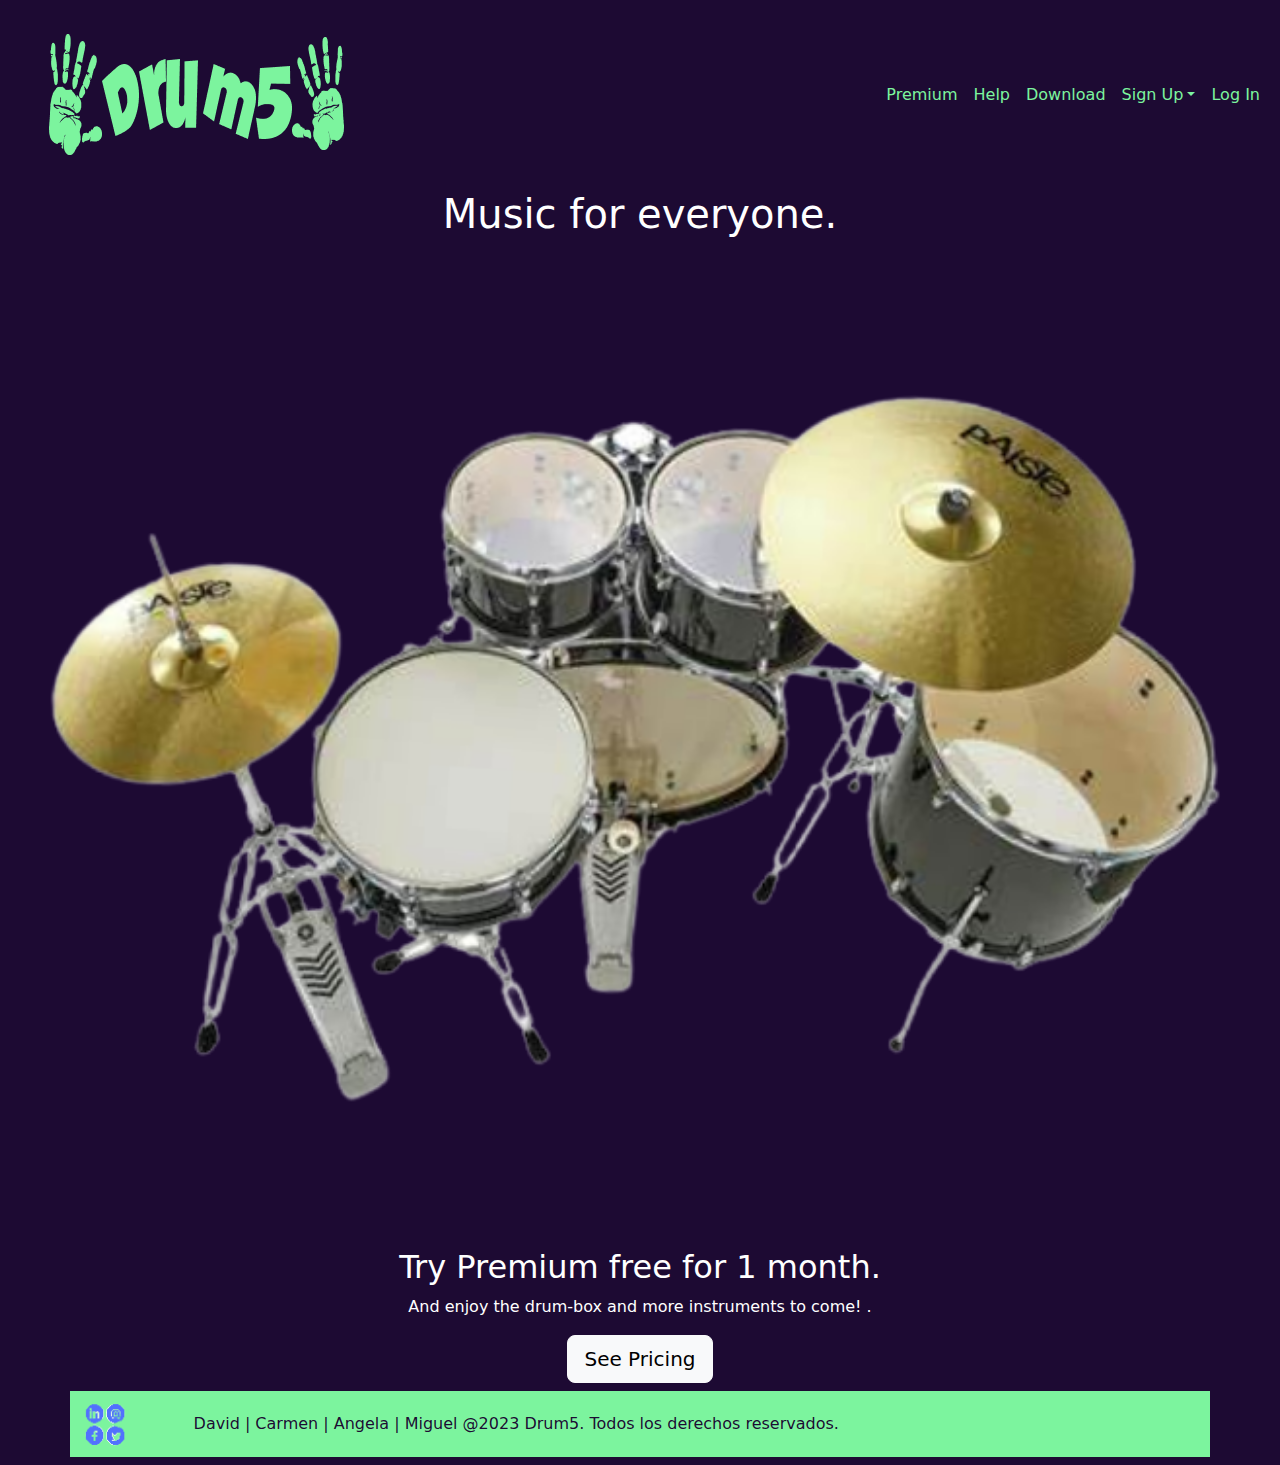
<file: index.html>
<!DOCTYPE html>
<html lang="en">

<head>
  <meta charset="UTF-8">
  <meta http-equiv="X-UA-Compatible" content="IE=edge">
  <meta name="viewport" content="width=device-width, initial-scale=1.0">
  <title>Drum5</title>
  <link rel="stylesheet" href="css/bootstrap.min.css">
  <link rel="stylesheet" href="css/styles.css">  
  <link rel="stylesheet" href="css/footer.css">  
</head>

<body>
  <header>
    <nav class="navbar navbar-light bg navbar-expand-lg">
      <div class="container-fluid">
        <a class="navbar-brand m-lg-3 off-set-4" href="#">
          <img class="mx-auto" src="media/img/logo.png" alt="logo-drum5">
        </a>
        <button class="navbar-toggler" type="button" data-bs-toggle="collapse" data-bs-target="#menu" aria-controls="menu" aria-expanded="false" title="button">
          <span class="navbar-toggler-icon"></span>
        </button>
        <div class="collapse navbar-collapse" id="menu">
          <ul class="navbar-nav ms-auto">
            <li class="nav-item"><a href="" class="nav-link">Premium</a></li>
            <li class="nav-item"><a href="" class="nav-link">Help</a></li>
            <li class="nav-item"><a href="" class="nav-link">Download</a></li>
            <li class="nav-item dropdown">
              <a href="" class="nav-link dropdown-toggle" id="menu-signup" role="button" data-bs-toggle="dropdown" aria-expanded="false">Sign Up</a>
              <ul class="dropdown-menu" aria-labelledby="menu-signup">
                <li><a href="#" class="dropdown-item">Subscription</a></li>
                <li><a href="#" class="dropdown-item">Profile</a></li>
              </ul>
            </li>
            <li class="nav-item"><a href="views/cajon.html" class="nav-link">Log In</a></li>
          </ul>
        </div>
      </div>
    </nav>
  </header>

  <main>
    <div class="container-fluid text-center">
      <div class="row">
        <div class="col12 m-0">
          <h1>Music for everyone.</h1>
        </div>
        <div class="col12 map-div m-auto">
          <svg version="1.1" xmlns="http://www.w3.org/2000/svg" xmlns:xlink="http://www.w3.org/1999/xlink" viewBox="0 0 1188 948">
          <image width="1188" height="948" xlink:href="media/img/bateria_completa.png"></image>
          <a xlink:href="" xlink:title="Hihat">
            <rect x="83" y="332" fill="#fff" opacity="0" width="198" height="161" id="hihat" rx="150" ry="150"></rect>
          </a>
          <a xlink:href="" xlink:title="Box">
            <rect x="312" y="432" fill="#fff" opacity="0" width="206" height="154" id="box" rx="150" ry="150"></rect>
          </a>
          <a xlink:href="" xlink:title="Tom1">
            <rect x="443" y="212" fill="#fff" opacity="0" width="122" height="100" id="tom1" rx="150" ry="150"></rect>
          </a>
          <a xlink:href="" xlink:title="Tom2">
            <rect x="614" y="206" fill="#fff" opacity="0" width="88" height="130" id="tom2" rx="150" ry="150"></rect>
          </a>
          <a xlink:href="" xlink:title="Ride">
            <rect x="760" y="180" fill="#fff" opacity="0" width="251" height="218" id="ride" rx="150" ry="150"></rect>
          </a>
          <a xlink:href="" xlink:title="Kick">
            <rect x="567" y="420" fill="#fff" opacity="0" width="145" height="100" id="kick" rx="150" ry="150"></rect>
          </a>
          <a xlink:href="" xlink:title="Tom3">
            <rect x="890" y="390" fill="#fff" opacity="0" width="230" height="170" id="tom3" rx="150" ry="150"></rect>
          </a>
        </svg>                      
      </div>
    </div>
    <section>
      <h2>Try Premium free for 1 month.</h2>
      <p>And enjoy the drum-box and more instruments to come! .</p>
      <button type="button" class="btn btn-light btn-lg btn1">See Pricing</button>
    </section>
  </main>
        
  <footer class="navbar navbar-expand">
    <div class="container footer">
      <span class="navbar-text ml-auto" id="logo"> 
        <img src="../media/img/social-media.png" alt="logos redes sociales" class="img-fluid img-grande" >
      </span>
      <span class="navbar-text ml-auto" id="nombres">
        David | Carmen | Angela | Miguel  @2023 Drum5. Todos los derechos reservados.
      </span>  
    </div>
  </footer>
  <script src="../js/bootstrap.bundle.js"></script>
  <script src="../js/main.js"></script>

</body>
</html>
</file>
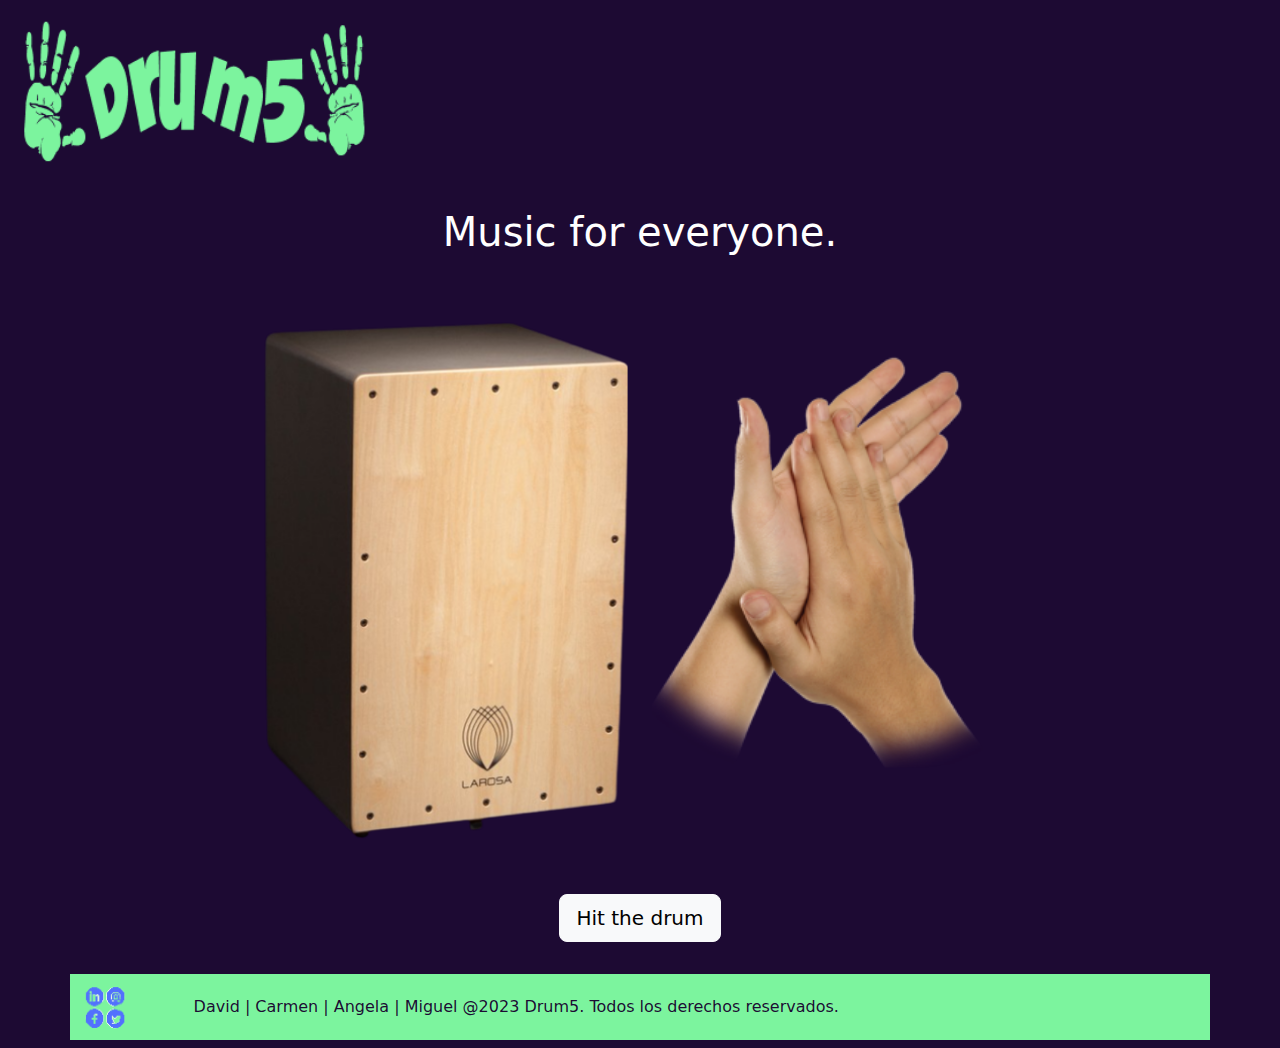
<file: views/cajon.html>
<!DOCTYPE html>
<html lang="en">

  <head>
    <meta charset="UTF-8">
    <meta http-equiv="X-UA-Compatible" content="IE=edge">
    <meta name="viewport" content="width=device-width, initial-scale=1.0">
    <title>Cajon</title>
    <link rel="stylesheet" href="../css/bootstrap.min.css">
    <link rel="stylesheet" href="../css/styleCajon.css">
    <link rel="stylesheet" href="../css/footer.css">
  </head>

  <body>

    <main>
      <div class="mt-3">
        <a class="logo_cajon large_logo" href="../index.html">
          <img src="../media/img/logo.png" alt="logo-drum5">
        </a>
      </div>
      
      <div class="container text-center container-fluid mt-4">
        <div class="row">
          <div class="col-12 mt-3">
            <h1>Music for everyone.</h1>
          </div>
        </div>
        <div id="contenedor-imagenes" class="m-auto mt-5">
          <div class="row">
            <div class="col-6">
              <svg version="1.1" xmlns="http://www.w3.org/2000/svg" xmlns:xlink="http://www.w3.org/1999/xlink" viewBox="0 0 375 529">
                <image width="375" height="529" xlink:href="../media/img/caja.png"></image> 
                <a xlink:href="bomboCajon">
                  <rect x="140" y="182" fill="#fff" opacity="0" width="190" height="190" rx="150" ry="150" id="bomboCajon"></rect>
                </a><a xlink:href="agudoCajon">
                  <rect x="113" y="66" fill="#fff" opacity="0" width="126" height="100" rx="150" ry="150" id="agudoCajon"></rect>
                </a><a xlink:href="agudoCajonFuerte">
                  <rect x="255" y="60" fill="#fff" opacity="0" width="126" height="108" rx="150" ry="150" id="agudoCajonFuerte"></rect>
                </a>
              </svg>
            </div>
          
            <div class="col-6">
              <svg version="1.1" xmlns="http://www.w3.org/2000/svg" xmlns:xlink="http://www.w3.org/1999/xlink" viewBox="0 0 256 351">
                <image id="imageClap" width="256" height="351" xlink:href="../media/img/palmas 2.png"></image> 
                <a xlink:href="#clap">
                  <rect x="45" y="100" fill="#fff" opacity="0" width="120" height="150" rx="150" ry="150" id="clap"></rect>
                </a>
              </svg>            
            </div>
          </div>        
        </div>
        <div class="mt-5">
          <a href="../index.html"><button type="button" class="btn btn-light btn-lg button" >Hit the drum</button></a>
        </div>      
      </div>
    </main>
          
    <footer class="navbar navbar-expand mt-4">
      <div class="container footer">
        <span class="navbar-text ml-auto" id="logo"> 
          <img src="../media/img/social-media.png" alt="logos redes sociales" class="img-fluid img-grande" >
        </span>
        <span class="navbar-text ml-auto" id="nombres">
          David | Carmen | Angela | Miguel  @2023 Drum5. Todos los derechos reservados.
        </span>  
      </div>
    </footer>
          
    <script src="../js/bootstrap.bundle.js"></script>
    <script src="../js/cajon.js"></script>

  </body>
</html>
</file>
<file: css/styles.css>
/*General */

body{
    background-color: rgba(25, 6, 48, 0.984);
}

h1,h2,p{
    color: white;
}

/* Header*/

.navbar-nav .nav-link{
    color: #7CF49E;
}

.navbar-toggler{
    background-color: #7CF49E;
}

/* Main */

.map-div{
    width: 100%;
    height: 100%;
}

a :active{
    fill:rgb(251, 209, 129);
    opacity: 0.2;
}
</file>
<file: css/footer.css>
.container img {
  width: 3.125rem;
  height: 3.125rem;
}

.footer {
  background-color: #7CF49E;
}

#colorFondoFooter {
  background-color:#121735 ;
}

#nombres {
  color: rgba(25, 6, 48, 0.984);
  width: 90%;
  
}
#logo{
  width: 10%;
}
</file>
<file: css/styleCajon.css>
body{
    background-color: rgba(25, 6, 48, 0.984);
}

h1,h2,p{
    color: white;
}

/* Header*/

.navbar-nav .nav-link{
    color: #7CF49E;
}

.navbar-toggler{
    background-color: #7CF49E;
}


/* Main */


a :active{
    fill:#e6892c;
    opacity: 0.25;
    outline-color:darkorange;
    stroke-opacity: 1;
}


#contenedor-imagenes {
   width: 70%;
}

.large_logo img{
    width: 30%;
    height: auto;
}
</file>
